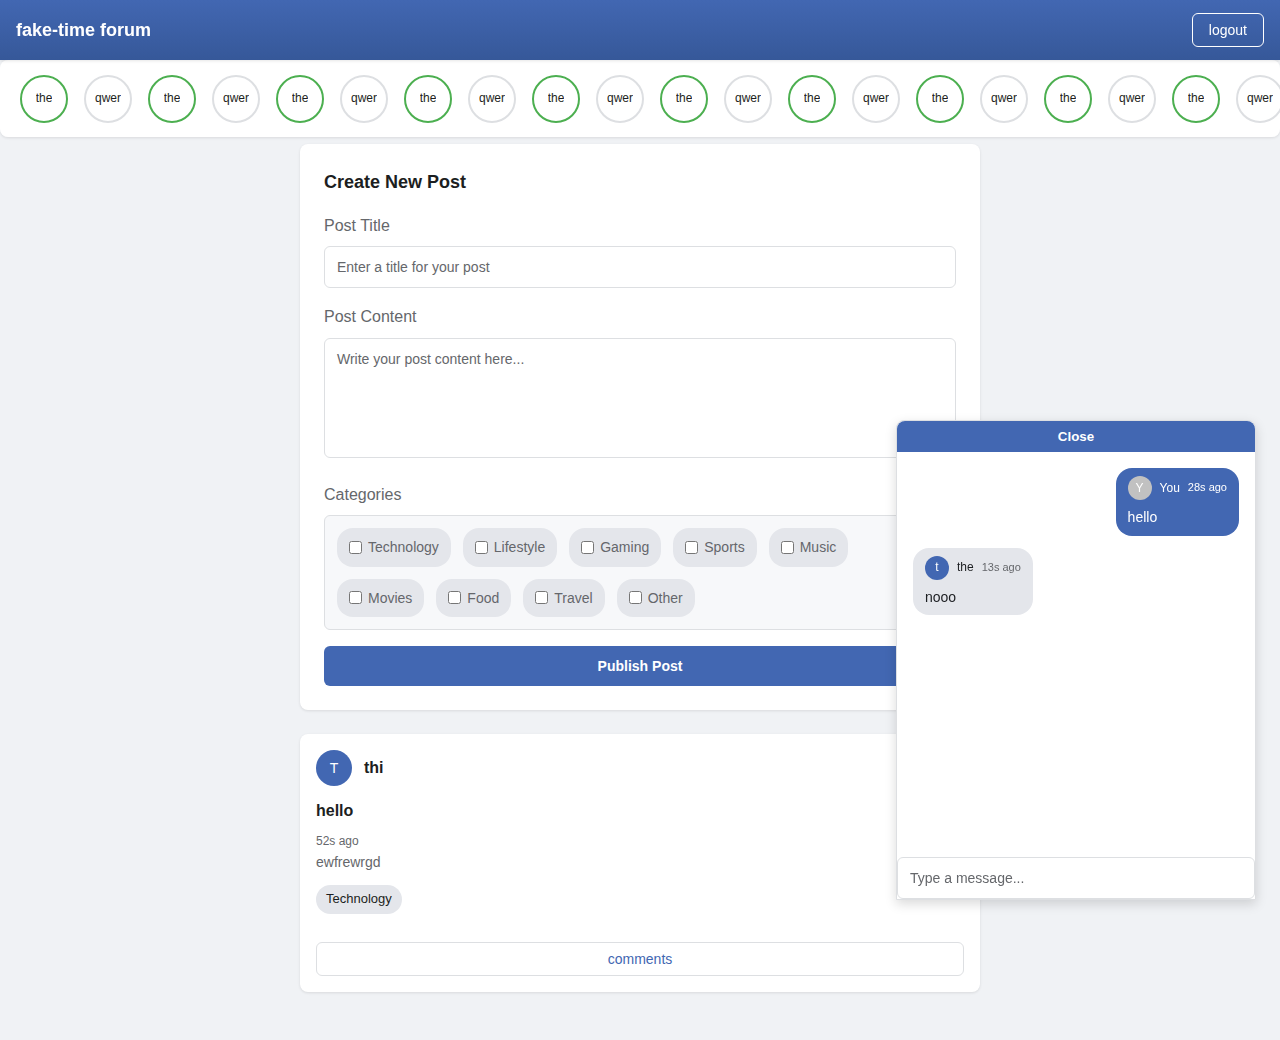
<file: static/ui/t.html>
<!DOCTYPE html>
<html lang="en">

<head>
    <meta charset="UTF-8">
    <meta name="viewport" content="width=device-width, initial-scale=1.0">
    <title>Login/Registration Form</title>
    <link rel="stylesheet" href="/static/ui/t.css">
</head>

<body>
    <header>
        <div>fake-time forum</div><button>logout</button>
    </header>
    <div class="bubblesholder">
        <div id="the" data-time="2025-04-15 16:20:05" class="user on">
            <p>the</p>
            <div class="typing-indicator"><span></span><span></span><span></span></div>
        </div>
        <div id="qwer" data-time="" class="user">
            <p>qwer</p>
            <div class="typing-indicator"><span></span><span></span><span></span></div>
        </div>
        <div id="the" data-time="2025-04-15 16:20:05" class="user on">
            <p>the</p>
            <div class="typing-indicator"><span></span><span></span><span></span></div>
        </div>
        <div id="qwer" data-time="" class="user">
            <p>qwer</p>
            <div class="typing-indicator"><span></span><span></span><span></span></div>
        </div>
        <div id="the" data-time="2025-04-15 16:20:05" class="user on">
            <p>the</p>
            <div class="typing-indicator"><span></span><span></span><span></span></div>
        </div>
        <div id="qwer" data-time="" class="user">
            <p>qwer</p>
            <div class="typing-indicator"><span></span><span></span><span></span></div>
        </div>
        <div id="the" data-time="2025-04-15 16:20:05" class="user on">
            <p>the</p>
            <div class="typing-indicator"><span></span><span></span><span></span></div>
        </div>
        <div id="qwer" data-time="" class="user">
            <p>qwer</p>
            <div class="typing-indicator"><span></span><span></span><span></span></div>
        </div>
        <div id="the" data-time="2025-04-15 16:20:05" class="user on">
            <p>the</p>
            <div class="typing-indicator"><span></span><span></span><span></span></div>
        </div>
        <div id="qwer" data-time="" class="user">
            <p>qwer</p>
            <div class="typing-indicator"><span></span><span></span><span></span></div>
        </div>
        <div id="the" data-time="2025-04-15 16:20:05" class="user on">
            <p>the</p>
            <div class="typing-indicator"><span></span><span></span><span></span></div>
        </div>
        <div id="qwer" data-time="" class="user">
            <p>qwer</p>
            <div class="typing-indicator"><span></span><span></span><span></span></div>
        </div>
        <div id="the" data-time="2025-04-15 16:20:05" class="user on">
            <p>the</p>
            <div class="typing-indicator"><span></span><span></span><span></span></div>
        </div>
        <div id="qwer" data-time="" class="user">
            <p>qwer</p>
            <div class="typing-indicator"><span></span><span></span><span></span></div>
        </div>
        <div id="the" data-time="2025-04-15 16:20:05" class="user on">
            <p>the</p>
        </div>
        <div id="qwer" data-time="" class="user">
            <p>qwer</p>
            <div class="typing-indicator"><span></span><span></span><span></span></div>
        </div>
        <div id="the" data-time="2025-04-15 16:20:05" class="user on">
            <p>the</p>
            <div class="typing-indicator"><span></span><span></span><span></span></div>
        </div>
        <div id="qwer" data-time="" class="user">
            <p>qwer</p>
            <div class="typing-indicator"><span></span><span></span><span></span></div>
        </div>
        <div id="the" data-time="2025-04-15 16:20:05" class="user on">
            <p>the</p>
            <div class="typing-indicator"><span></span><span></span><span></span></div>
        </div>
        <div id="qwer" data-time="" class="user">
            <p>qwer</p>
            <div class="typing-indicator"><span></span><span></span><span></span></div>
        </div>
    </div>
    <div class="chatholder show" id="the"><button class="cancel">Close</button>
        <div class="messages">
            <div class="message sent" id="1">
                <div class="author">
                    <div class="avatar">
                        Y
                    </div>
                    <div class="name">
                        You
                    </div>
                    <div class="time">
                        28s ago
                    </div>
                </div>
                <div class="content">
                    hello
                </div>
            </div>
            <div class="message received" id="2">
                <div class="author">
                    <div class="avatar">
                        t
                    </div>
                    <div class="name">
                        the
                    </div>
                    <div class="time">
                        13s ago
                    </div>
                </div>
                <div class="content">
                    nooo
                </div>
            </div>
        </div><input type="text" placeholder="Type a message..." class="chat-input">
    </div>
    <div class="right">
        <div class="post-form-container">
            <h2 class="form-title">Create New Post</h2>
            <form id="postForm">
                <div class="form-group">
                    <label for="post-title">Post Title</label>
                    <input type="text" id="post-title" name="title" placeholder="Enter a title for your post"
                        required="">
                </div>
                <div class="form-group">
                    <label for="post-content">Post Content</label>
                    <textarea id="post-content" name="content" placeholder="Write your post content here..."
                        required=""></textarea>
                </div>
                <div class="form-group">
                    <label>Categories</label>
                    <div class="categories-container">
                        <div class="categories-grid">

                            <div class="category-option">
                                <input type="checkbox" id="category-Technology" name="categories" value="Technology">
                                <label for="category-Technology">Technology</label>
                            </div>

                            <div class="category-option">
                                <input type="checkbox" id="category-Lifestyle" name="categories" value="Lifestyle">
                                <label for="category-Lifestyle">Lifestyle</label>
                            </div>

                            <div class="category-option">
                                <input type="checkbox" id="category-Gaming" name="categories" value="Gaming">
                                <label for="category-Gaming">Gaming</label>
                            </div>

                            <div class="category-option">
                                <input type="checkbox" id="category-Sports" name="categories" value="Sports">
                                <label for="category-Sports">Sports</label>
                            </div>

                            <div class="category-option">
                                <input type="checkbox" id="category-Music" name="categories" value="Music">
                                <label for="category-Music">Music</label>
                            </div>

                            <div class="category-option">
                                <input type="checkbox" id="category-Movies" name="categories" value="Movies">
                                <label for="category-Movies">Movies</label>
                            </div>

                            <div class="category-option">
                                <input type="checkbox" id="category-Food" name="categories" value="Food">
                                <label for="category-Food">Food</label>
                            </div>

                            <div class="category-option">
                                <input type="checkbox" id="category-Travel" name="categories" value="Travel">
                                <label for="category-Travel">Travel</label>
                            </div>

                            <div class="category-option">
                                <input type="checkbox" id="category-Other" name="categories" value="Other">
                                <label for="category-Other">Other</label>
                            </div>

                        </div>
                    </div>
                </div>
                <button type="submit" class="submit-button">Publish Post</button>
            </form>
        </div>
        <div class="posts">
            <div class="post" id="1">
                <div class="post-container">
                    <div class="publisher">
                        <div class="avatar">T</div>
                        <div class="name">thi</div>
                    </div>
                    <div class="post-title">hello</div>
                    <div class="post-createdAt">52s ago
                        <div class="post-content">ewfrewrgd</div>
                        <div class="categories">
                            <div class="category">Technology</div>
                        </div>
                    </div>
                </div>
                <div class="comment-holder hide">
                    <div class="comment-list">
                        <div class="comment">
                            <div class="comment-header">
                                <span class="comment-author">thi</span>
                                <span class="comment-date">45s ago</span>
                            </div>
                            <div class="comment-content">
                                <p>comments</p>
                            </div>
                        </div>
                    </div><input class="comment-input">
                </div><button>comments</button>
            </div>
        </div>
    </div>
</body>

</html>
</file>
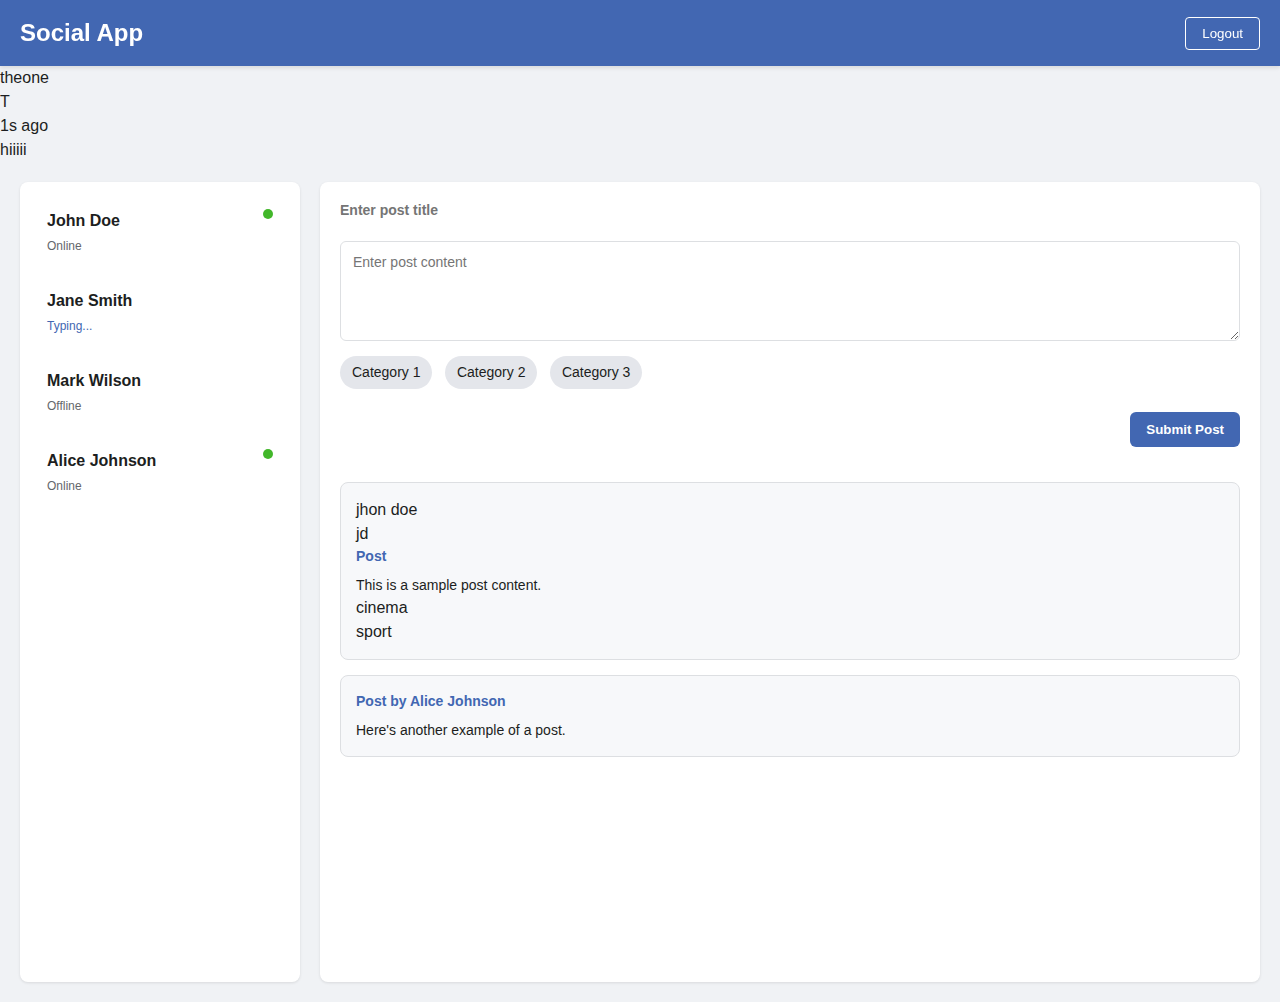
<file: static/ui/test.html>
<!DOCTYPE html>
<html lang="en">

<head>
    <meta charset="UTF-8">
    <link rel="stylesheet" href="test.css">
    <meta name="viewport" content="width=device-width, initial-scale=1.0">
    <title>Social App</title>
</head>

<body>

    <header>
        <div>Social App</div>
        <button>Logout</button>
    </header>
<div class="author">
    <div class="name">theone</div>
    <div class="avatar">T</div>
    <div class="time">1s ago</div>
</div>
<div class="content">hiiiii</div>
    <div class="main-container">
        <!-- Left Sidebar -->
        <div class="left-bar">
            <div class="userbubble online" onclick="showConversation('John Doe')">
                <span>John Doe</span>
                <span>Online</span>
            </div>
            <div class="userbubble typing" onclick="showConversation('Jane Smith')">
                <span>Jane Smith</span>
                <span>Typing...</span>
            </div>
            <div class="userbubble" onclick="showConversation('Mark Wilson')">
                <span>Mark Wilson</span>
                <span>Offline</span>
            </div>
            <div class="userbubble online" onclick="showConversation('Alice Johnson')">
                <span>Alice Johnson</span>
                <span>Online</span>
            </div>
        </div>

        <!-- Right Sidebar -->
        <div class="right-bar">
            <!-- Post Creation Area -->
            <input type="text" class="post-title" placeholder="Enter post title" />
            <textarea class="post-content" placeholder="Enter post content"></textarea>

            <!-- Category Selection -->
            <div>
                <span class="category-bubble">Category 1</span>
                <span class="category-bubble">Category 2</span>
                <span class="category-bubble">Category 3</span>
            </div>

            <button class="post-submit-btn">Submit Post</button>

            <!-- Posts from Other Users -->
            <div class="posts">
                <div class="post" id="1">
                    <div class="publisher">
                        <div class="name">jhon doe</div>
                        <div class="avatar">jd</div>
                    </div>
                    <div class="post-title">Post</div>
                    <div class="post-content">This is a sample post content.</div>
                    <div class="categories">
                        <div class="category">cinema</div>
                        <div class="category"> sport</div>
                    </div>
                </div>
                <div class="post">
                    <div class="post-title">Post by Alice Johnson</div>
                    <div class="post-content">Here's another example of a post.</div>
                </div>
            </div>
        </div>
    </div>

    <!-- Conversation Div (Initially Hidden) -->
    <div id="conversation" style="display: none;">
        <div class="conversation-header">
            <span id="conversation-title"></span>
            <button onclick="hideConversation()">Cancel</button>
        </div>

        <div class="conversation-body">
            <div class="message received">
                <span>Hey, how are you?</span>
            </div>
            <div class="message sent">
                <span>I'm good, thanks! How about you?</span>
            </div>
        </div>

        <div class="conversation-footer">
            <input type="text" id="message-input" placeholder="Type your message..." />
            <button onclick="sendMessage()">Send</button>
        </div>
    </div>

    <script>
        function showConversation(userName) {
            document.getElementById('conversation').style.display = 'block';
            document.getElementById('conversation-title').textContent = "Conversation with " + userName;
        }

        function hideConversation() {
            document.getElementById('conversation').style.display = 'none';
        }

        function sendMessage() {
            let message = document.getElementById('message-input').value;
            if (message.trim()) {
                let messageDiv = document.createElement('div');
                messageDiv.classList.add('message', 'sent');
                messageDiv.innerHTML = `<span>${message}</span>`;
                document.querySelector('.conversation-body').appendChild(messageDiv);
                document.getElementById('message-input').value = '';
            }
        }
    </script>

</body>

</html>
</file>
<file: static/ui/t.css>
:root {
    --primary-color: #4267B2;
    --accent-color: #4CAF50;
    --background-color: #f0f2f5;
    --white: #ffffff;
    --text-color: #1c1e21;
    --secondary-text: #65676b;
    --border-color: #dddfe2;
    --shadow-sm: 0 1px 3px rgba(0, 0, 0, 0.1);
    --shadow-md: 0 4px 12px rgba(0, 0, 0, 0.15);
    --radius-sm: 6px;
    --radius-md: 8px;
    --spacing-xs: 8px;
    --spacing-sm: 12px;
    --spacing-md: 16px;
    --spacing-lg: 24px;
    --font-size-sm: 0.875rem;
    --font-size-md: 1rem;
    --font-size-lg: 1.125rem;
    --transition: all 0.2s ease;
    --transition-slow: all 0.3s ease;
  }
  
  /* Reset and Base */
  * {
    margin: 0;
    padding: 0;
    box-sizing: border-box;
    font-family: 'Segoe UI', Tahoma, Geneva, Verdana, sans-serif;
  }
  
  html {
    height: 100%;
  }
  
  body {
    background-color: var(--background-color);
    color: var(--text-color);
    line-height: 1.6;
    min-height: 100%;
    padding: var(--spacing-lg);
    padding-top: calc(60px + 60px); /* Header + bubbles */
  }
  
  /* Header */
  header {
    display: flex;
    justify-content: space-between;
    align-items: center;
    padding: 0 var(--spacing-md);
    background: linear-gradient(to bottom, var(--primary-color), #365899);
    color: var(--white);
    box-shadow: var(--shadow-sm);
    position: fixed;
    top: 0;
    left: 0;
    right: 0;
    height: 60px;
    z-index: 1000;
  }
  
  header div {
    font-size: var(--font-size-lg);
    font-weight: 700;
  }
  
  header button {
    background: transparent;
    border: 1px solid var(--white);
    color: var(--white);
    padding: var(--spacing-xs) var(--spacing-md);
    border-radius: var(--radius-sm);
    cursor: pointer;
    transition: var(--transition);
    font-size: var(--font-size-sm);
  }
  
  header button:hover {
    background: rgba(255, 255, 255, 0.15);
  }
  
  header button:focus {
    outline: 2px solid var(--white);
    outline-offset: 2px;
  }
  
  /* Bubbles Holder */
  .bubblesholder {
    display: flex;
    background: var(--white);
    border-radius: var(--radius-md);
    box-shadow: var(--shadow-sm);
    position: fixed;
    top: 60px;
    left: 0;
    right: 0;
    margin: 0 ;
    overflow-x: auto;
    padding: var(--spacing-sm);
    z-index: 900;
    height: 77px;
    align-items: center;
  }
  
  .bubblesholder::-webkit-scrollbar {
    height: 6px;
  }
  
  .bubblesholder::-webkit-scrollbar-track {
    background: #f1f1f1;
    border-radius: 10px;
  }
  
  .bubblesholder::-webkit-scrollbar-thumb {
    background: #c1c1c1;
    border-radius: 10px;
  }
  
  .bubblesholder::-webkit-scrollbar-thumb:hover {
    background: #a8a8a8;
  }
  
  .user {
    display: flex;
    flex-direction: column;
    align-items: center;
    justify-content: center;
    width: 48px;
    height: 48px;
    margin: 0 var(--spacing-xs);
    border: 2px solid var(--border-color);
    border-radius: 50%;
    background: var(--white);
    transition: var(--transition);
    position: relative;
    flex-shrink: 0; 
    min-width: 48px; 
    max-width: 48px; 
}

.user p {
    font-size: 0.75rem;
    font-weight: 500;
    color: var(--text-color);
    margin: 0;
    white-space: nowrap; 
    overflow: hidden; 
    text-overflow: ellipsis; 
    max-width: 100%; 
}
  .user.on {
    border-color: var(--accent-color);
  }
  
  .typing-indicator {
    display: flex;
    gap: 3px;
    position: absolute;
    bottom: -12px;
  }
  
  .typing-indicator span {
    width: 5px;
    height: 5px;
    background: var(--primary-color);
    border-radius: 50%;
    animation: bounce 1.2s infinite ease-in-out;
  }
  
  .typing-indicator span:nth-child(2) {
    animation-delay: 0.2s;
  }
  
  .typing-indicator span:nth-child(3) {
    animation-delay: 0.4s;
  }
  
  @keyframes bounce {
    0%, 80%, 100% { transform: translateY(0); opacity: 0.4; }
    40% { transform: translateY(-4px); opacity: 1; }
  }
  
  .user:not(.typing) .typing-indicator {
    display: none;
  }
  
  /* Right Container */
  .right {
    max-width: 680px;
    margin: var(--spacing-lg) auto; 
    width: 100%;
}
  
  /* Post Form */
  .post-form-container {
    background: var(--white);
    border-radius: var(--radius-md);
    padding: var(--spacing-lg);
    box-shadow: var(--shadow-sm);
    margin-bottom: var(--spacing-lg);
  }
  
  .form-title {
    font-size: var(--font-size-lg);
    font-weight: 600;
    margin-bottom: var(--spacing-md);
    color: var(--text-color);
  }
  
  .form-group {
    margin-bottom: var(--spacing-md);
  }
  
  .form-group label {
    display: block;
    margin-bottom: var(--spacing-xs);
    font-weight: 500;
    color: var(--secondary-text);
  }
  
  input[type="text"],
  textarea {
    width: 100%;
    padding: var(--spacing-sm);
    border: 1px solid var(--border-color);
    border-radius: var(--radius-sm);
    font-size: var(--font-size-sm);
    transition: var(--transition);
  }
  
  input[type="text"]:focus,
  textarea:focus {
    border-color: var(--primary-color);
    box-shadow: 0 0 0 2px rgba(66, 103, 178, 0.2);
    outline: none;
  }
  
  input[type="text"]::placeholder,
  textarea::placeholder {
    color: var(--secondary-text);
  }
  
  textarea {
    min-height: 120px;
    resize: vertical;
  }
  
  .categories-container {
    padding: var(--spacing-sm);
    border: 1px solid var(--border-color);
    border-radius: var(--radius-sm);
    background: #f7f8fa;
  }
  
  .categories-grid {
    display: flex;
    flex-wrap: wrap;
    gap: var(--spacing-sm);
  }
  
  .category-option {
    display: flex;
    align-items: center;
    gap: 6px;
    padding: var(--spacing-xs) var(--spacing-sm);
    background: #e4e6eb;
    border-radius: 16px;
    font-size: var(--font-size-sm);
    cursor: pointer;
    transition: var(--transition);
  }
  
  .category-option:hover {
    background: #d8dadf;
  }
  
  .category-option input[type="checkbox"] {
    accent-color: var(--primary-color);
    margin: 0;
  }
  
  .category-option label {
    margin: 0;
    cursor: pointer;
  }
  
  .submit-button {
    background: var(--primary-color);
    color: var(--white);
    border: none;
    padding: var(--spacing-sm) var(--spacing-md);
    border-radius: var(--radius-sm);
    font-weight: 600;
    cursor: pointer;
    transition: var(--transition);
    width: 100%;
    font-size: var(--font-size-sm);
  }
  
  .submit-button:hover {
    background: #365899;
  }
  
  .submit-button:focus {
    outline: 2px solid var(--primary-color);
    outline-offset: 2px;
  }
  
  /* Posts */
  .posts {
    display: flex;
    flex-direction: column;
    gap: var(--spacing-md);
  }
  
  .post {
    background: var(--white);
    border-radius: var(--radius-md);
    padding: var(--spacing-md);
    box-shadow: var(--shadow-sm);
    transition: transform var(--transition);
  }
  
  .post:hover {
    transform: translateY(-2px);
  }
  
  .post-container {
    margin-bottom: var(--spacing-sm);
  }
  
  .publisher {
    display: flex;
    align-items: center;
    gap: var(--spacing-sm);
    margin-bottom: var(--spacing-sm);
  }
  
  .avatar {
    width: 36px;
    height: 36px;
    background: var(--primary-color);
    color: var(--white);
    border-radius: 50%;
    display: grid;
    place-items: center;
    font-size: var(--font-size-sm);
    font-weight: 500;
  }
  
  .name {
    font-weight: 600;
    font-size: var(--font-size-md);
  }
  
  .post-title {
    font-size: var(--font-size-md);
    font-weight: 600;
    margin-bottom: var(--spacing-xs);
  }
  
  .post-createdAt {
    color: var(--secondary-text);
    font-size: 0.75rem;
    margin-bottom: var(--spacing-xs);
  }
  
  .post-content {
    font-size: var(--font-size-sm);
    margin-bottom: var(--spacing-sm);
    word-break: break-word;
  }
  
  .categories {
    display: flex;
    flex-wrap: wrap;
    gap: var(--spacing-xs);
  }
  
  .category {
    padding: 4px 10px;
    background: #e4e6eb;
    border-radius: 16px;
    font-size: 0.8125rem;
    color: var(--text-color);
  }
  
  /* Comments */
  .comment-holder {
    background: #f9f9f9;
    border-radius: var(--radius-md);
    padding: var(--spacing-md);
    margin-top: var(--spacing-md);
    transition: opacity var(--transition-slow), max-height var(--transition-slow);
    overflow: hidden;
  }
  
  .comment-holder.hide {
    max-height: 0;
    opacity: 0;
    padding: 0 var(--spacing-md);
    margin: 0;
  }
  
  .comment-list {
    max-height: 300px;
    overflow-y: auto;
    margin-bottom: var(--spacing-lg); 
    padding-right: var(--spacing-xs);
  }
  
  .comment-list::-webkit-scrollbar {
    width: 6px;
  }
  
  .comment-list::-webkit-scrollbar-track {
    background: #f1f1f1;
    border-radius: 10px;
  }
  
  .comment-list::-webkit-scrollbar-thumb {
    background: #c1c1c1;
    border-radius: 10px;
  }
  
  .comment-list::-webkit-scrollbar-thumb:hover {
    background: #a8a8a8;
  }
  
  .comment {
    background: var(--white);
    border-radius: var(--radius-sm);
    padding: var(--spacing-sm);
    margin-bottom: var(--spacing-sm);
    box-shadow: var(--shadow-sm);
    transition: var(--transition);
  }
  
  .comment:hover {
    background: #fafafa;
  }
  
  .comment-header {
    display: flex;
    justify-content: space-between;
    align-items: center;
    margin-bottom: var(--spacing-xs);
    font-size: var(--font-size-sm);
  }
  
  .comment-author {
    font-weight: 600;
    color: var(--text-color);
  }
  
  .comment-date {
    color: var(--secondary-text);
    font-size: 0.75rem;
  }
  
  .comment-content {
    font-size: var(--font-size-sm);
  }
  
  .comment-content p {
    margin: 0;
  }
  
  .comment-input {
    width: 100%;
    padding: var(--spacing-sm);
    border: 1px solid var(--border-color);
    border-radius: var(--radius-sm);
    font-size: var(--font-size-sm);
    transition: var(--transition);
  }
  
  .comment-input:focus {
    border-color: var(--primary-color);
    box-shadow: 0 0 0 2px rgba(66, 103, 178, 0.2);
    outline: none;
  }
  
  .comment-input::placeholder {
    color: var(--secondary-text);
  }
  
  .post > button {
    background: transparent;
    border: 1px solid var(--border-color);
    color: var(--primary-color);
    padding: var(--spacing-xs) var(--spacing-md);
    border-radius: var(--radius-sm);
    cursor: pointer;
    transition: var(--transition);
    font-size: var(--font-size-sm);
    width: 100%;
    text-align: center;
    margin-top: var(--spacing-md); 
  }
  
  .post > button:hover {
    background: #f5f5f5;
  }
  
  .post > button:focus {
    outline: 2px solid var(--primary-color);
    outline-offset: 2px;
  }
  
  /* Chat */
  .chatholder {
    position: fixed;
    bottom: 0;
    right: var(--spacing-lg);
    width: 360px;
    height: 480px;
    background: var(--white);
    border-radius: var(--radius-md) var(--radius-md) 0 0;
    box-shadow: var(--shadow-md);
    display: none;
    flex-direction: column;
    z-index: 990;
    border: 1px solid var(--border-color);
    transition: transform var(--transition-slow);
  }
  
  .chatholder.show {
    display: flex;
  }
  
  .chatholder .cancel {
    background: var(--primary-color);
    color: var(--white);
    border: none;
    padding: var(--spacing-xs) var(--spacing-md);
    font-weight: 600;
    cursor: pointer;
    text-align: center;
    border-radius: var(--radius-md) var(--radius-md) 0 0;
  }
  
  .messages {
    flex: 1;
    padding: var(--spacing-md);
    overflow-y: auto;
    display: flex;
    flex-direction: column;
    gap: var(--spacing-sm);
  }
  
  .message {
    display: flex;
    flex-direction: column;
    gap: var(--spacing-xs);
  }
  
  .sent,
  .received {
    max-width: 75%;
    padding: var(--spacing-xs) var(--spacing-sm);
    border-radius: 16px;
    font-size: var(--font-size-sm);
    line-height: 1.4;
  }
  
  .sent {
    align-self: flex-end;
    background: var(--primary-color);
    color: var(--white);
  }
.sent .avatar{
background: #c1c1c1;
}  
.sent .time {
    color: var(--white) !important; 
}
  .received {
    align-self: flex-start;
    background: #e4e6eb;
    color: var(--text-color);
  }
  
  .author {
    display: flex;
    align-items: center;
    gap: var(--spacing-xs);
  }
  
  .author .avatar {
    width: 24px;
    height: 24px;
    font-size: 0.75rem;
  }
  
  .author .name {
    font-size: 0.75rem;
    font-weight: 500;
  }
  
  .author .time {
    font-size: 0.6875rem;
    color: var(--secondary-text);
    margin-left: auto;
  }
  
  .content {
    word-break: break-word;
  }
  
  .chat-input {
    padding: var(--spacing-sm) var(--spacing-md);
    border: none;
    border-top: 1px solid var(--border-color);
    font-size: var(--font-size-sm);
    outline: none;
  }
  
  .chat-input::placeholder {
    color: var(--secondary-text);
  }
  
  .messages:empty:before {
    content: "No messages yet";
    color: var(--secondary-text);
    font-style: italic;
    align-self: center;
    margin: auto;
  }
  
  /* Responsive Design */
  @media (max-width: 768px) {
    body {
      padding: var(--spacing-md);
      padding-top: calc(60px + 56px);
    }
  
 
  
    .user {
      width: 44px;
      height: 44px;
    }
  
    .right {
      max-width: 100%;
    }
  
    .post-form-container,
    .posts {
      padding: var(--spacing-sm);
    }
  
  }
  
  @media (max-width: 480px) {
    header div {
      font-size: var(--font-size-md);
    }
  
    .bubblesholder {
      padding: var(--spacing-xs);
    }
  
    .user p {
      font-size: 0.6875rem;
    }
  
    .category-option {
      font-size: 0.75rem;
      padding: 4px 8px;
    }
  
    .submit-button,
    .post > button {
      padding: var(--spacing-xs) var(--spacing-sm);
      font-size: 0.875rem;
    }
  }
</file>
<file: static/ui/test.css>
/* Reset and Base Styles */
* {
    margin: 0;
    padding: 0;
    box-sizing: border-box;
    font-family: 'Segoe UI', Tahoma, Geneva, Verdana, sans-serif;
  }
  
  body {
    background-color: #f0f2f5;
    color: #1c1e21;
    line-height: 1.5;
  }
  
  /* Header Styles */
  header {
    display: flex;
    justify-content: space-between;
    align-items: center;
    padding: 15px 20px;
    background-color: #4267B2;
    color: white;
    box-shadow: 0 2px 4px rgba(0, 0, 0, 0.1);
    position: sticky;
    top: 0;
    z-index: 100;
  }
  
  header div {
    font-size: 24px;
    font-weight: bold;
  }
  
  header button {
    background-color: transparent;
    border: 1px solid white;
    color: white;
    padding: 8px 16px;
    border-radius: 4px;
    cursor: pointer;
    transition: background-color 0.3s;
  }
  
  header button:hover {
    background-color: rgba(255, 255, 255, 0.1);
  }
  
  /* Main Container Layout */
  .main-container {
    display: flex;
    height: calc(100vh - 60px);
    padding: 20px;
    gap: 20px;
  }
  
  /* Left Sidebar Styles */
  .left-bar {
    width: 280px;
    background-color: white;
    border-radius: 8px;
    padding: 15px;
    box-shadow: 0 1px 3px rgba(0, 0, 0, 0.1);
    overflow-y: auto;
  }
  
  .userbubble {
    display: flex;
    flex-direction: column;
    padding: 12px;
    border-radius: 8px;
    margin-bottom: 10px;
    cursor: pointer;
    transition: background-color 0.2s;
    position: relative;
  }
  
  .userbubble:hover {
    background-color: #f0f2f5;
  }
  
  .userbubble span:first-child {
    font-weight: 600;
  }
  
  .userbubble span:last-child {
    font-size: 12px;
    color: #65676b;
    margin-top: 4px;
  }
  
  .userbubble.online::before {
    content: '';
    position: absolute;
    right: 12px;
    top: 12px;
    width: 10px;
    height: 10px;
    background-color: #42b72a;
    border-radius: 50%;
  }
  
  .userbubble.typing span:last-child {
    color: #4267B2;
    font-weight: 500;
    animation: typing 1s infinite;
  }
  
  @keyframes typing {
    0% { opacity: 0.6; }
    50% { opacity: 1; }
    100% { opacity: 0.6; }
  }
  
  /* Right Sidebar Styles */
  .right-bar {
    flex: 1;
    background-color: white;
    border-radius: 8px;
    padding: 20px;
    box-shadow: 0 1px 3px rgba(0, 0, 0, 0.1);
    overflow-y: auto;
    display: flex;
    flex-direction: column;
    gap: 15px;
  }
  
  .post-title, .post-content {
    width: 100%;
    padding: 12px;
    border: 1px solid #dddfe2;
    border-radius: 6px;
    font-size: 14px;
    outline: none;
    transition: border 0.2s;
  }
  
  .post-title:focus, .post-content:focus {
    border-color: #4267B2;
  }
  
  .post-content {
    min-height: 100px;
    resize: vertical;
  }
  
  .category-bubble {
    display: inline-block;
    padding: 6px 12px;
    background-color: #e4e6eb;
    border-radius: 18px;
    margin-right: 8px;
    margin-bottom: 8px;
    font-size: 14px;
    cursor: pointer;
    transition: background-color 0.2s;
  }
  
  .category-bubble:hover {
    background-color: #d8dadf;
  }
  
  .post-submit-btn {
    background-color: #4267B2;
    color: white;
    border: none;
    padding: 10px 16px;
    border-radius: 6px;
    font-weight: 600;
    cursor: pointer;
    transition: background-color 0.2s;
    align-self: flex-end;
  }
  
  .post-submit-btn:hover {
    background-color: #365899;
  }
  
  .posts {
    margin-top: 20px;
    display: flex;
    flex-direction: column;
    gap: 15px;
  }
  
  .post {
    background-color: #f7f8fa;
    border-radius: 8px;
    padding: 15px;
    border: 1px solid #dddfe2;
  }
  
  .post-title {
    font-weight: 600;
    margin-bottom: 8px;
    color: #4267B2;
    border: none;
    padding: 0;
  }
  
  .post .post-content {
    border: none;
    padding: 0;
    min-height: auto;
    color: #1c1e21;
  }
  
  /* Conversation Styles */
  #conversation {
    position: fixed;
    bottom: 0;
    right: 20px;
    width: 350px;
    height: 450px;
    background-color: white;
    border-radius: 8px 8px 0 0;
    box-shadow: 0 0 10px rgba(0, 0, 0, 0.1);
    display: flex;
    flex-direction: column;
    z-index: 1000;
    border: 1px solid #dddfe2;
  }
  
  .conversation-header {
    display: flex;
    justify-content: space-between;
    align-items: center;
    padding: 12px 15px;
    background-color: #4267B2;
    color: white;
    border-radius: 8px 8px 0 0;
  }
  
  .conversation-header span {
    font-weight: 600;
  }
  
  .conversation-header button {
    background-color: transparent;
    border: none;
    color: white;
    cursor: pointer;
    font-size: 14px;
  }
  
  .conversation-body {
    flex: 1;
    padding: 15px;
    overflow-y: auto;
    display: flex;
    flex-direction: column;
    gap: 10px;
  }
  
  .message {
    max-width: 80%;
    padding: 10px 12px;
    border-radius: 18px;
    word-wrap: break-word;
  }
  
  .message.received {
    align-self: flex-start;
    background-color: #e4e6eb;
  }
  
  .message.sent {
    align-self: flex-end;
    background-color: #0084ff;
    color: white;
  }
  
  .conversation-footer {
    display: flex;
    padding: 10px;
    border-top: 1px solid #dddfe2;
  }
  
  #message-input {
    flex: 1;
    padding: 10px;
    border: 1px solid #dddfe2;
    border-radius: 20px;
    outline: none;
    margin-right: 8px;
  }
  
  .conversation-footer button {
    background-color: #4267B2;
    color: white;
    border: none;
    border-radius: 20px;
    padding: 8px 15px;
    cursor: pointer;
    transition: background-color 0.2s;
  }
  
  .conversation-footer button:hover {
    background-color: #365899;
  }
  
  /* Responsive Styling */
  @media (max-width: 768px) {
    .main-container {
      flex-direction: column;
      height: auto;
    }
    
    .left-bar {
      width: 100%;
      margin-bottom: 20px;
    }
    
    #conversation {
      width: 100%;
      right: 0;
      height: 50vh;
    }
  }
</file>
